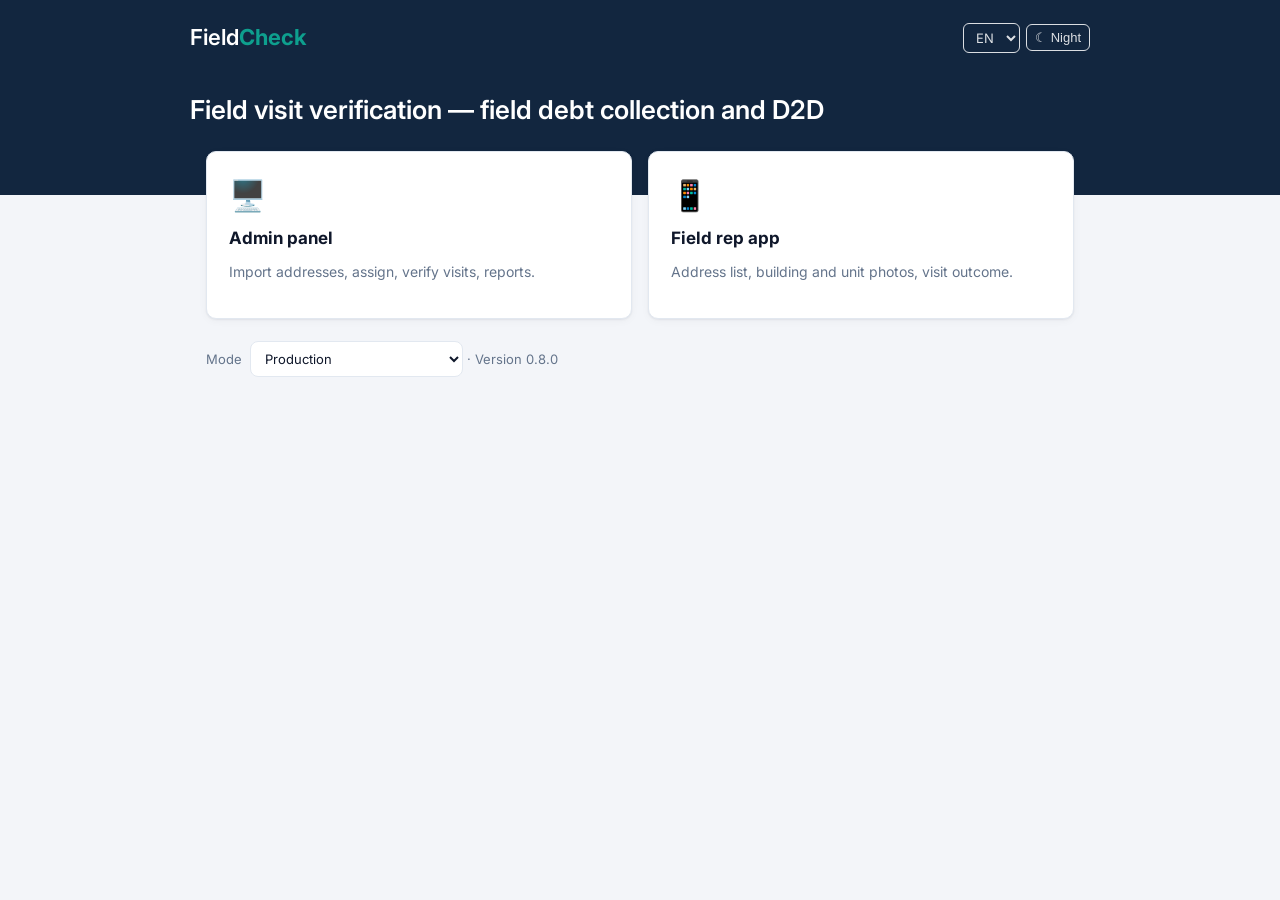
<file: index.html>
<!DOCTYPE html>
<html lang="pl" data-theme="light">
<head>
  <meta charset="utf-8">
  <meta name="viewport" content="width=device-width, initial-scale=1">
  <title>FieldCheck</title>
  <link rel="stylesheet" href="assets/css/base.css">
  <script>document.documentElement.dataset.theme = localStorage.getItem('fc.theme') || (matchMedia('(prefers-color-scheme: dark)').matches ? 'dark' : 'light');</script>
  <style>
    .hero { background: var(--nav-bg); color: #fff; padding: 22px 24px 70px; }
    .hero .row { max-width: 900px; margin: 0 auto; display: flex; justify-content: space-between; align-items: center; }
    .hero .logo { font-size: 22px; font-weight: 600; }
    .hero .logo b { color: var(--teal); }
    .hero h1 { max-width: 900px; margin: 40px auto 0; font-size: 26px; font-weight: 600; }
    .tiles { max-width: 900px; margin: -44px auto 0; padding: 0 16px; display: grid; grid-template-columns: 1fr 1fr; gap: 16px; }
    .tile { display: block; text-decoration: none; color: inherit; padding: 22px; }
    .tile:hover { outline: 2px solid var(--blue); }
    .tile .ic { font-size: 30px; }
    .tile h2 { margin: 10px 0 6px; }
    .foot { max-width: 900px; margin: 22px auto; padding: 0 16px; color: var(--muted); font-size: 13px; }
    @media (max-width: 640px) { .tiles { grid-template-columns: 1fr; } }
  </style>
</head>
<body>
  <div class="hero">
    <div class="row"><div class="logo">Field<b>Check</b></div><div id="ctl"></div></div>
    <h1 data-i18n="tagline"></h1>
  </div>
  <div class="tiles">
    <a class="card tile" href="admin/"><div class="ic">🖥️</div><h2 data-i18n="open_admin"></h2><p class="muted" data-i18n="open_admin_desc"></p></a>
    <a class="card tile" href="app/"><div class="ic">📱</div><h2 data-i18n="open_app"></h2><p class="muted" data-i18n="open_app_desc"></p></a>
  </div>
  <div class="foot">
    <label style="display:inline-flex;gap:8px;align-items:center;font-weight:400"><span data-i18n="mode_label"></span>
      <select id="mode" data-i18n-tip="h_mode"><option value="supabase" data-i18n="mode_prod"></option><option value="local" data-i18n="mode_demo"></option></select></label>
    · <span id="ver"></span>
  </div>
  <script type="module">
    import { applyDom, onLangChange } from './assets/js/core/i18n.js';
    import { mountControls, versionLabel } from './assets/js/core/ui.js';
    import { BACKEND } from './assets/js/core/config.js';
    const sel = document.getElementById('mode');
    sel.value = localStorage.getItem('fc.backend') || BACKEND;
    sel.onchange = () => localStorage.setItem('fc.backend', sel.value);
    mountControls(document.getElementById('ctl'));
    const paint = () => { applyDom(); document.getElementById('ver').textContent = versionLabel(); };
    onLangChange(paint); paint();
  </script>
</body>
</html>
</file>
<file: assets/css/base.css>
/* FieldCheck — wspólne style (panel + aplikacja). Motyw: [data-theme="light"|"dark"] na <html> */
@import url('https://fonts.googleapis.com/css2?family=Inter:wght@400;500;600;700&display=swap');

:root {
  --navy: #12263F;
  --blue: #2F6FED;
  --teal: #0E9F8E;
  --green: #16A34A;
  --amber: #F59E0B;
  --red: #DC2626;
  --gray: #64748B;
  --radius: 10px;
  --font: 'Inter', system-ui, -apple-system, 'Segoe UI', Roboto, sans-serif;
}
[data-theme="light"] {
  --bg: #F3F5F9;
  --surface: #FFFFFF;
  --surface-2: #F8FAFC;
  --border: #E2E8F0;
  --text: #0F172A;
  --muted: #64748B;
  --nav-bg: var(--navy);
  --nav-text: #E2E8F0;
  --shadow: 0 1px 2px rgba(15, 23, 42, .06), 0 2px 8px rgba(15, 23, 42, .04);
  color-scheme: light;
}
[data-theme="dark"] {
  --bg: #0B1220;
  --surface: #121C2E;
  --surface-2: #17233A;
  --border: #24324B;
  --text: #E5EAF2;
  --muted: #8C9AB3;
  --nav-bg: #0A1628;
  --nav-text: #CBD5E1;
  --shadow: 0 1px 2px rgba(0, 0, 0, .4);
  color-scheme: dark;
}

* { box-sizing: border-box; }
html, body { margin: 0; padding: 0; }
body {
  font-family: var(--font);
  background: var(--bg);
  color: var(--text);
  font-size: 14px;
  line-height: 1.45;
  -webkit-font-smoothing: antialiased;
}
a { color: var(--blue); }
h1, h2, h3 { margin: 0 0 .5em; line-height: 1.2; }
h1 { font-size: 22px; }
h2 { font-size: 17px; }
h3 { font-size: 15px; }
.muted { color: var(--muted); }
.small { font-size: 12px; }
.hidden { display: none !important; }

/* Przyciski i pola */
.btn {
  display: inline-flex; align-items: center; justify-content: center; gap: 6px;
  border: 1px solid var(--border); background: var(--surface); color: var(--text);
  padding: 8px 14px; border-radius: 8px; font: inherit; font-weight: 500;
  cursor: pointer; text-decoration: none; white-space: nowrap;
}
.btn:hover { filter: brightness(.97); }
.btn:disabled { opacity: .5; cursor: not-allowed; }
.btn-primary { background: var(--blue); border-color: var(--blue); color: #fff; }
.btn-success { background: var(--green); border-color: var(--green); color: #fff; }
.btn-danger { background: var(--red); border-color: var(--red); color: #fff; }
.btn-ghost { background: transparent; }
.btn-block { width: 100%; }
.btn-lg { padding: 14px 18px; font-size: 16px; border-radius: 12px; }

input, select, textarea {
  font: inherit; color: var(--text); background: var(--surface);
  border: 1px solid var(--border); border-radius: 8px; padding: 8px 10px;
}
input:focus, select:focus, textarea:focus { outline: 2px solid var(--blue); outline-offset: -1px; }
label { display: block; font-weight: 500; margin-bottom: 4px; }
.field { margin-bottom: 12px; }
.field input, .field select, .field textarea { width: 100%; }

/* Karty, tabele */
.card {
  background: var(--surface); border: 1px solid var(--border);
  border-radius: var(--radius); box-shadow: var(--shadow); padding: 16px;
}
table { width: 100%; border-collapse: collapse; }
th, td { text-align: left; padding: 9px 10px; border-bottom: 1px solid var(--border); vertical-align: middle; }
th { font-size: 12px; font-weight: 600; color: var(--muted); text-transform: uppercase; letter-spacing: .03em; }
tr:last-child td { border-bottom: none; }
tbody tr:hover { background: var(--surface-2); }

/* Statusy */
.badge {
  display: inline-block; padding: 2px 9px; border-radius: 999px;
  font-size: 12px; font-weight: 600; white-space: nowrap;
}
.st-ASSIGNED    { background: rgba(100,116,139,.15); color: var(--gray); }
.st-IN_PROGRESS { background: rgba(47,111,237,.15);  color: var(--blue); }
.st-SUBMITTED   { background: rgba(14,159,142,.15);  color: var(--teal); }
.st-AUTO_VERIFIED { background: rgba(22,163,74,.15); color: var(--green); }
.st-TO_REVIEW   { background: rgba(245,158,11,.18);  color: #B45309; }
[data-theme="dark"] .st-TO_REVIEW { color: var(--amber); }
.st-APPROVED    { background: rgba(14,159,142,.18);  color: var(--teal); }
.st-REJECTED    { background: rgba(220,38,38,.15);   color: var(--red); }

.ok { color: var(--green); }
.bad { color: var(--red); }
.warn { color: var(--amber); }

/* Przełączniki języka/motywu */
.controls { display: inline-flex; gap: 6px; align-items: center; }
.controls select, .controls button {
  padding: 5px 8px; font-size: 13px; border-radius: 6px;
  background: transparent; color: inherit; border: 1px solid currentColor; opacity: .85; cursor: pointer;
}
.controls select option { color: #0F172A; }
.version { font-size: 11px; opacity: .6; }

/* Toast */
#toast {
  position: fixed; left: 50%; bottom: 24px; transform: translateX(-50%);
  background: var(--navy); color: #fff; padding: 10px 16px; border-radius: 8px;
  box-shadow: 0 6px 24px rgba(0,0,0,.25); z-index: 9999; opacity: 0; pointer-events: none;
  transition: opacity .2s;
}
#toast.show { opacity: 1; }

/* Modal */
.modal-back {
  position: fixed; inset: 0; background: rgba(2,6,23,.55); display: flex;
  align-items: center; justify-content: center; z-index: 900; padding: 16px;
}
.modal { width: min(520px, 100%); max-height: 90vh; overflow: auto; }

/* Zdjęcie zastępcze */
.ph-empty {
  display: flex; align-items: center; justify-content: center; background: var(--surface-2);
  border: 1px dashed var(--border); border-radius: 8px; color: var(--muted); min-height: 160px;
}

/* Podpowiedzi: ikonka [?] i dymek */
.help {
  display: inline-flex; align-items: center; justify-content: center; width: 17px; height: 17px;
  border-radius: 50%; border: 1px solid currentColor; font-size: 11px; font-weight: 700; line-height: 1;
  opacity: .55; cursor: help; margin-left: 5px; vertical-align: middle; user-select: none; flex: none;
  text-transform: none; letter-spacing: 0;
}
.help:hover, .help:focus { opacity: 1; outline: none; color: var(--blue); }
#tip {
  position: fixed; z-index: 10000; max-width: 280px; padding: 8px 11px; border-radius: 8px;
  background: #0F172A; color: #F1F5F9; font-size: 12.5px; font-weight: 400; line-height: 1.4;
  box-shadow: 0 6px 24px rgba(0,0,0,.3); pointer-events: none; opacity: 0; transition: opacity .12s;
  text-transform: none; letter-spacing: 0;
}
[data-theme="dark"] #tip { background: #E5EAF2; color: #0F172A; }
#tip.show { opacity: 1; }

/* Pod-zakładki */
.subtabs { display: flex; gap: 2px; border-bottom: 1px solid var(--border); margin-bottom: 14px; overflow-x: auto; scrollbar-width: none; }
.subtab {
  display: inline-flex; align-items: center; gap: 7px; padding: 9px 14px; background: none; border: 0;
  border-bottom: 3px solid transparent; margin-bottom: -1px; color: var(--muted); font: inherit; font-weight: 500;
  cursor: pointer; white-space: nowrap;
}
.subtab:hover { color: var(--text); }
.subtab.active { color: var(--text); border-bottom-color: var(--tabc); font-weight: 600; }
.subtab .dot { width: 8px; height: 8px; border-radius: 50%; background: var(--tabc); display: inline-block; }
.subtab .cnt {
  min-width: 20px; padding: 1px 7px; border-radius: 999px; font-size: 11px; font-weight: 700; text-align: center;
  background: color-mix(in srgb, var(--tabc) 16%, transparent); color: var(--tabc);
}
[data-theme="dark"] .subtab .cnt { background: color-mix(in srgb, var(--tabc) 28%, transparent); color: color-mix(in srgb, var(--tabc) 70%, white); }

/* Etykieta rodzaju sprawy */
.case-chip {
  display: inline-block; padding: 2px 10px; border-radius: 999px; font-size: 12px; font-weight: 700; white-space: nowrap;
  background: color-mix(in srgb, var(--c) 15%, transparent); color: color-mix(in srgb, var(--c) 85%, var(--text));
  border: 1px solid color-mix(in srgb, var(--c) 40%, transparent);
}
</file>
